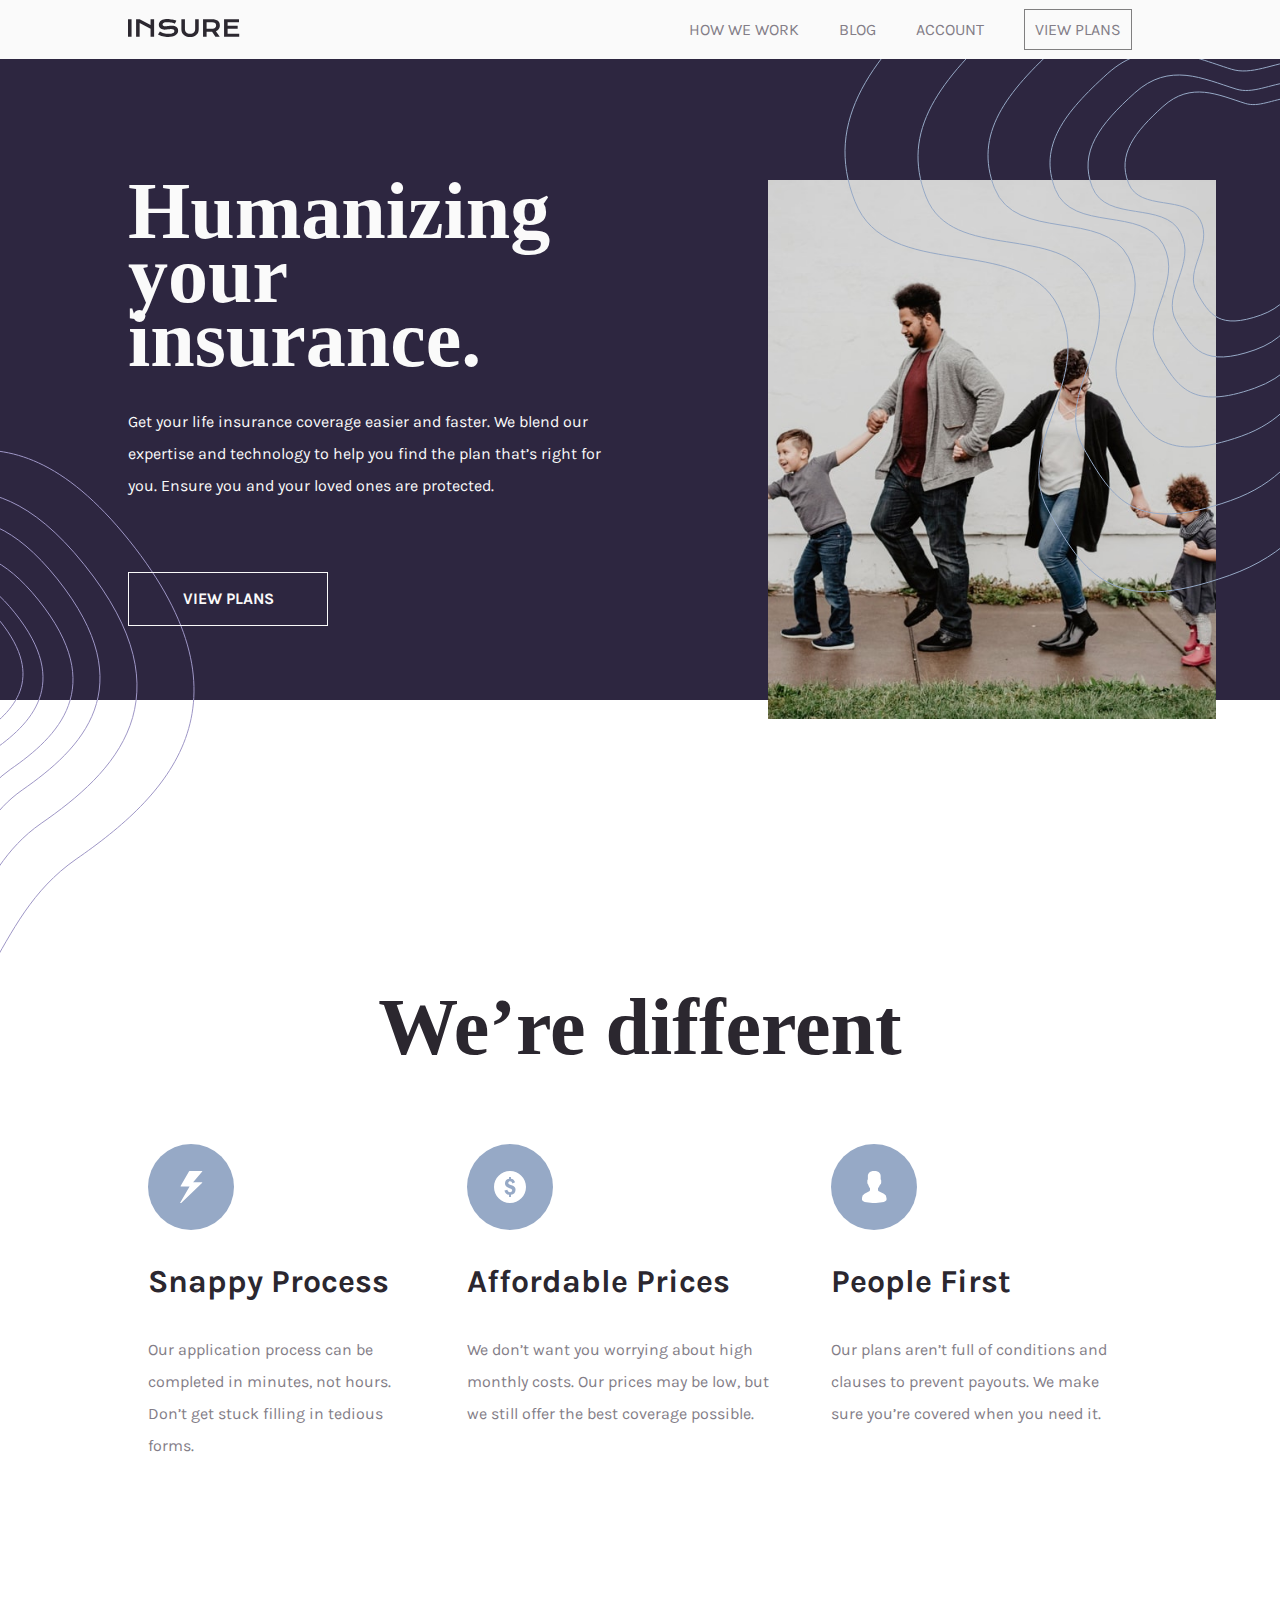
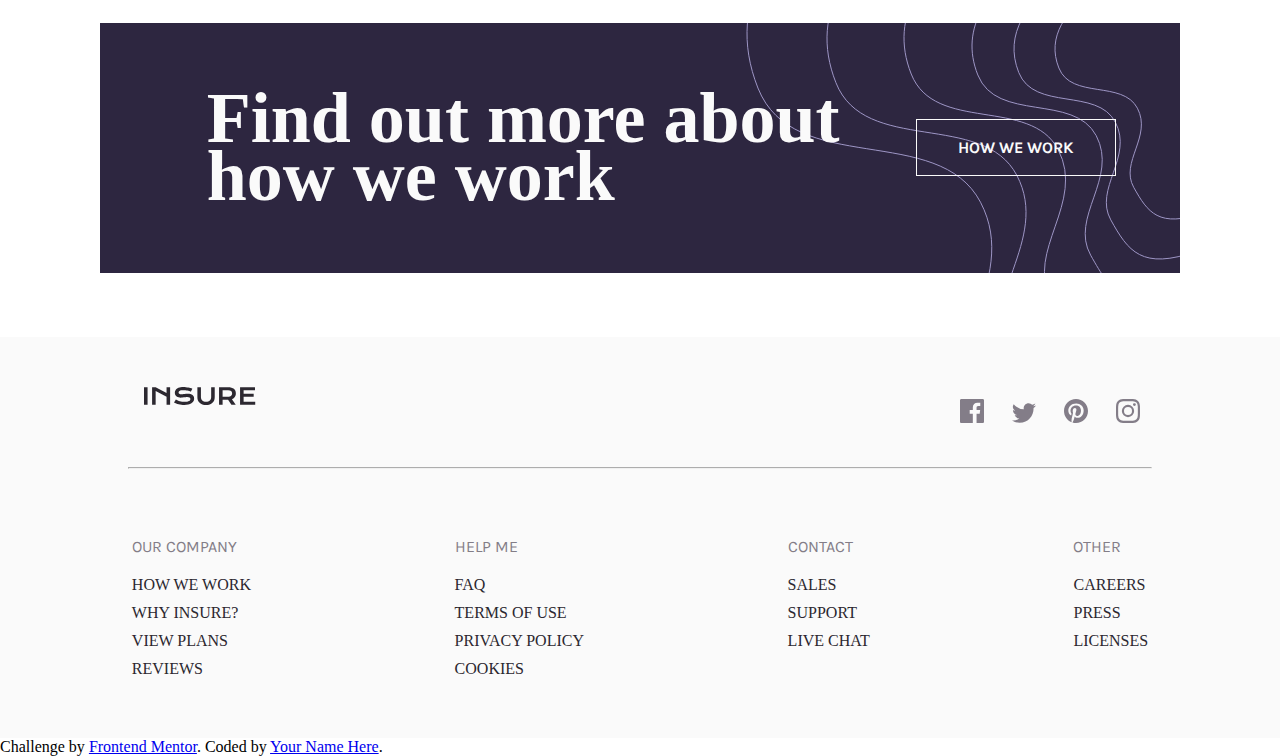
<file: insure-landing-page-master/index.html>
<!DOCTYPE html>
<html lang="en">
  <head>
    <meta charset="UTF-8" />
    <meta name="viewport" content="width=device-width, initial-scale=1.0" />
    <!-- displays site properly based on user's device -->

    <link
      rel="icon"
      type="image/png"
      sizes="32x32"
      href="./images/favicon-32x32.png"
    />

    <title>Frontend Mentor | Insure landing page</title>

  
    <link rel="preconnect" href="https://fonts.gstatic.com">
    <link href="https://fonts.googleapis.com/css2?family=Karla&display=swap" rel="stylesheet">
    <link rel="stylesheet" href="style.css">
  </head>
  <body>
    <div class="nav-bar pad">
      <div class="nav-logo">
      <img src="images/logo.svg" alt="csa">
    </div>
    <div class="ham"></div>
      <div class="navigation">
      <p class="item">How we work</p>
      <p class="item">Blog</p>
      <p class="item">Account</p>
      <p class="item"><span> View plans </span></p>
    </div>
    </div>
    <div main>
      <img class="absolute pat1" src="images/bg-pattern-intro-right-desktop.svg" alt="">
      
      <div class="imgage">
        <img class="family" src="images/image-intro-desktop.jpg" alt="" />
      </div>

      <div class="header pad">
       
     
       
        <div class="haeaderText">
          
          <h1>Humanizing your insurance.</h1>
          <p>
            Get your life insurance coverage easier and faster. We blend our
            expertise and technology to help you find the plan that’s right for
            you. Ensure you and your loved ones are protected.
            <p class="button"> View plans </p>
          </p>
        </div>
      </div>
      <div class="white pad"></div>
      <div>
        <img  class="absolute pat2" src="images/bg-pattern-intro-left-desktop.svg" alt="">
      </div>
      <div class="features pad">
        <h1>We’re different</h1>
        <div class="cardCont">
        <div class="card">
          <img src="images/icon-snappy-process.svg" alt="">
          <p>
            <span>
           Snappy Process</span>
          Our application process can be
          completed in minutes, not hours. Don’t get stuck filling in tedious
          forms.
        </p>
        </div>
        
        <div class="card">
          <img src="images/icon-affordable-prices.svg" alt="">
          <p>
            <span>
          Affordable Prices</span>
           We don’t want you worrying about high monthly costs.
          Our prices may be low, but we still offer the best coverage possible.
        </p>
        </div>
        <div class="card">
          <img src="images/icon-people-first.svg" alt="">
          <p>
            <span>
          People First</span> Our plans aren’t full of conditions and clauses to
          prevent payouts. We make sure you’re covered when you need it.
        </p>
        </div>
      </div>
    </div>
      <div class="cta">
        <div class="cta-text">
        <h1>Find out more about how we work</h1></div>
        <p class="button"> How we work </p>
    </div>
    <div class="footer">
    <div class="share">
      <div class="logoFooter">
        <img class='logo' src="images/logo.svg" alt="">
      </div>
      
      <div class="socialMedia">
        <img src="images/icon-facebook.svg" alt="">
        <img src="images/icon-twitter.svg" alt="">
        <img src="images/icon-pinterest.svg" alt="">
        <img src="images/icon-instagram.svg" alt="">
      </div>
  
    
    </div>
    <br/>
    <hr/>
    <br/>
    <div class="footer-text">
      <div class="our">
        <p>OUR COMPANY</p>
        <a href="#">HOW WE WORK</a>
        <a href="#">WHY INSURE?</a>
        <a href="#">VIEW PLANS</a>
        <a href="#">REVIEWS</a>

      </div>
      <div class="help">
        <p>HELP ME</p>
        <a href="#">FAQ</a>
        <a href="#">TERMS OF USE</a>
        <a href="#">PRIVACY POLICY</a>
        <a href="#">COOKIES</a>

      </div>     

      <div class="contact">
        <p>CONTACT</p>
        <a href="#">SALES</a>
        <a href="#">SUPPORT</a>
        <a href="#">LIVE CHAT </a>

      </div>    
      
      <div class="other">
        <p>OTHER</p>
        <a href="#">CAREERS</a>
        <a href="#">PRESS</a>
        <a href="#">LICENSES</a>

      </div>

    </div>
    
  
    </div>
    

    <div class="attribution">
      Challenge by
      <a href="https://www.frontendmentor.io?ref=challenge" target="_blank"
        >Frontend Mentor</a
      >. Coded by <a href="#">Your Name Here</a>.
    </div>
    <script src="index.js"></script>
  </body>
</html>
</file>
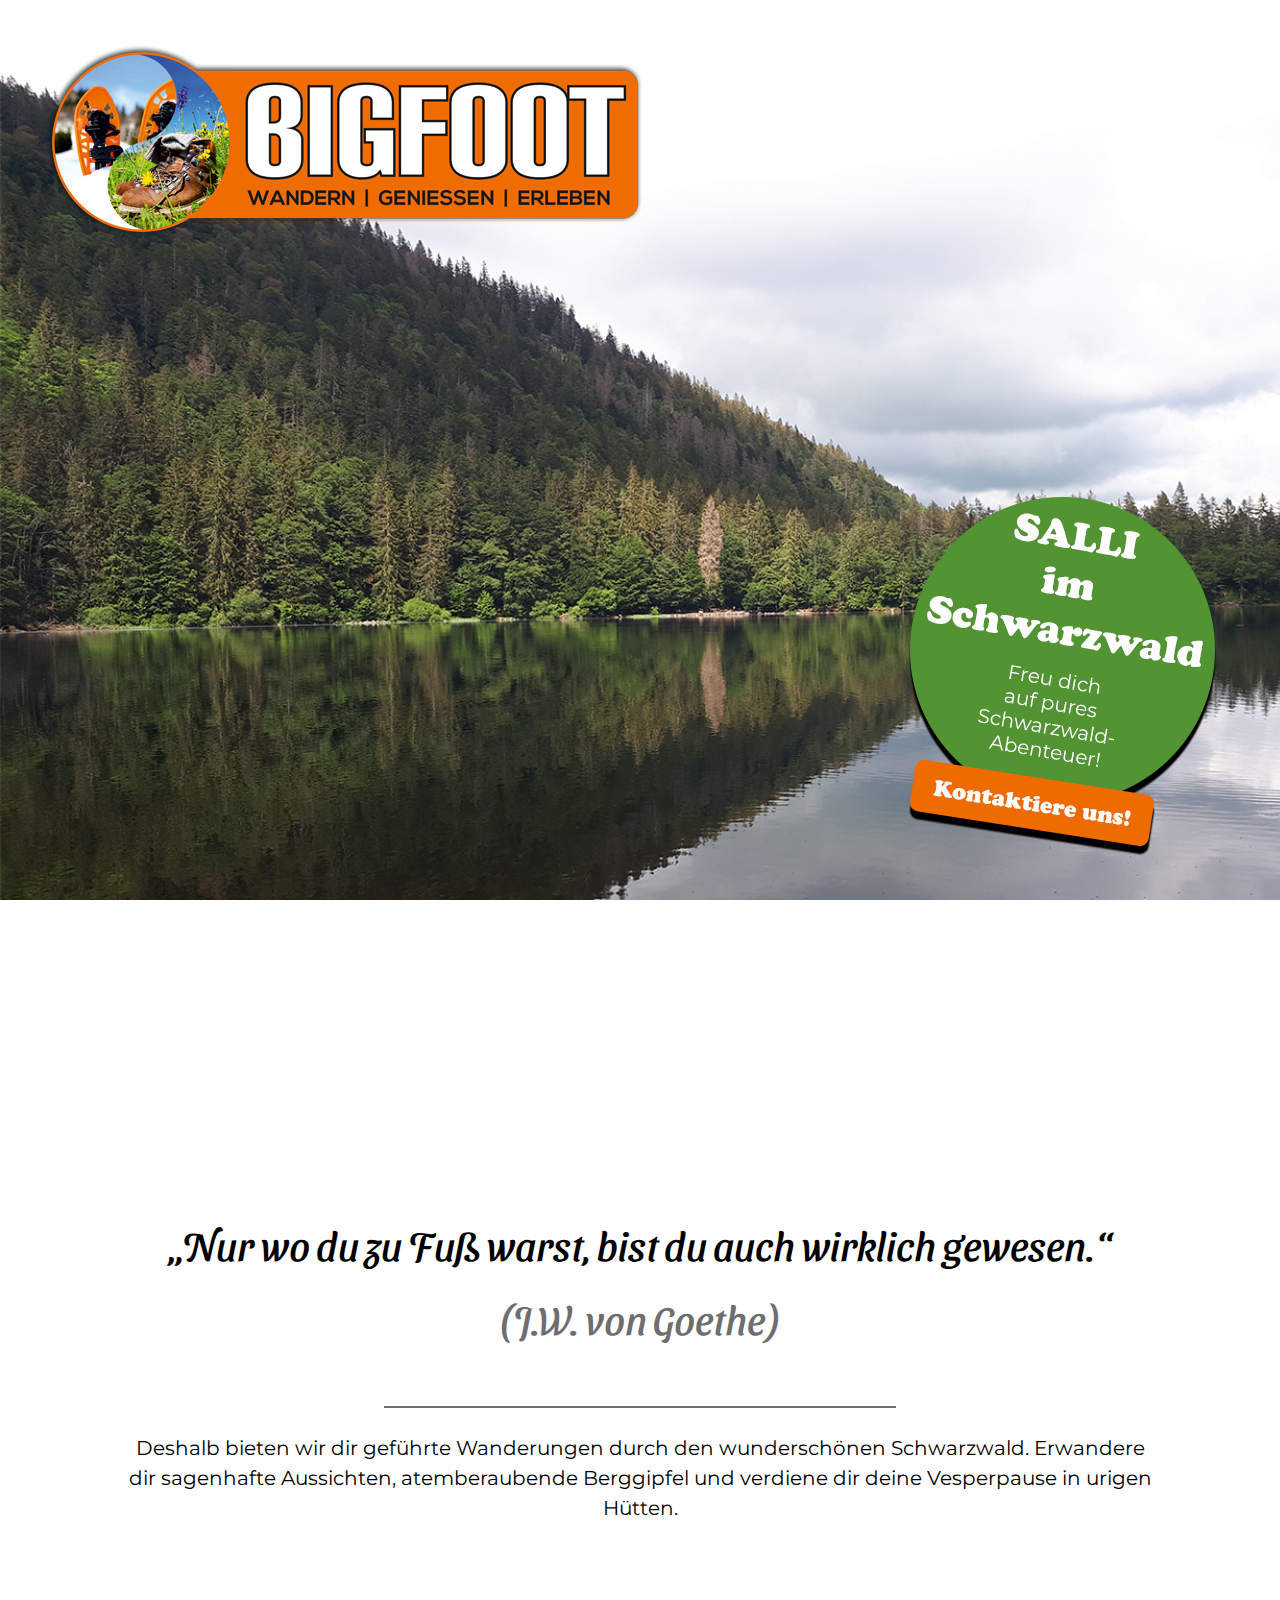
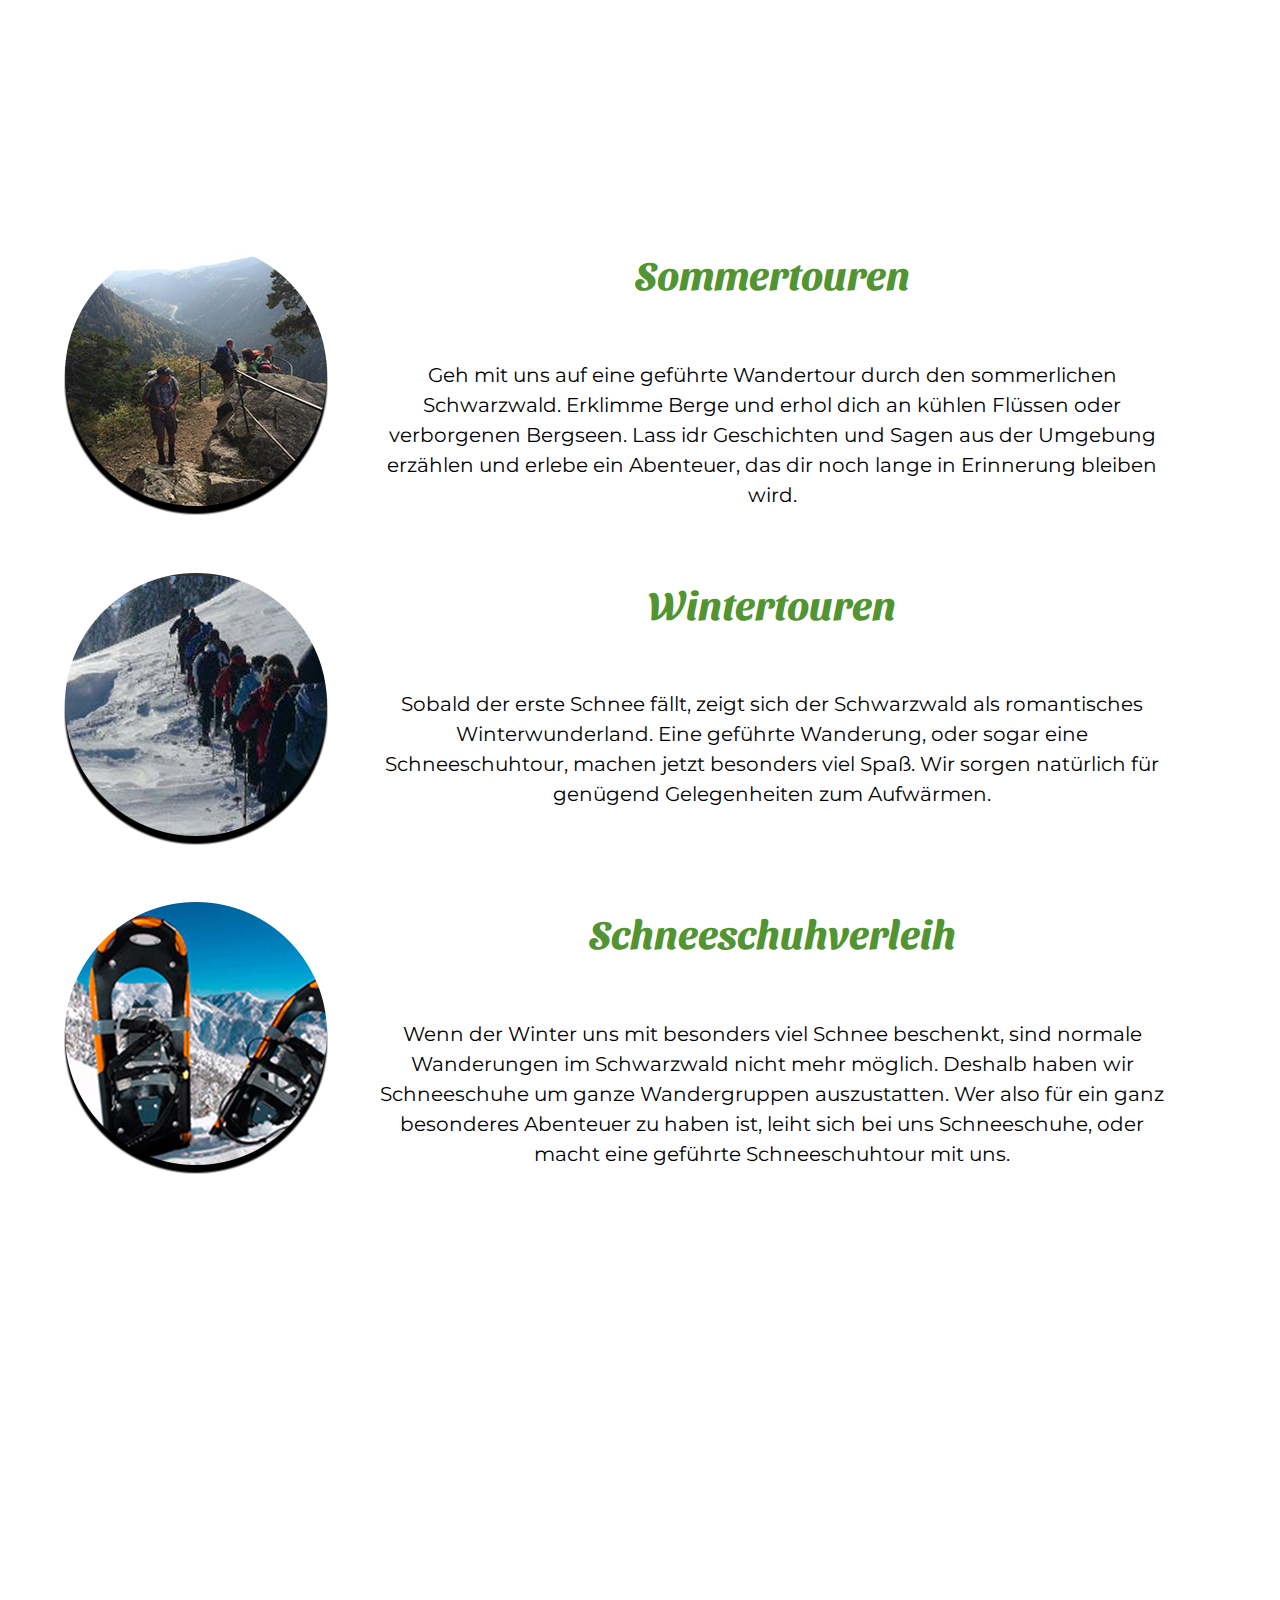
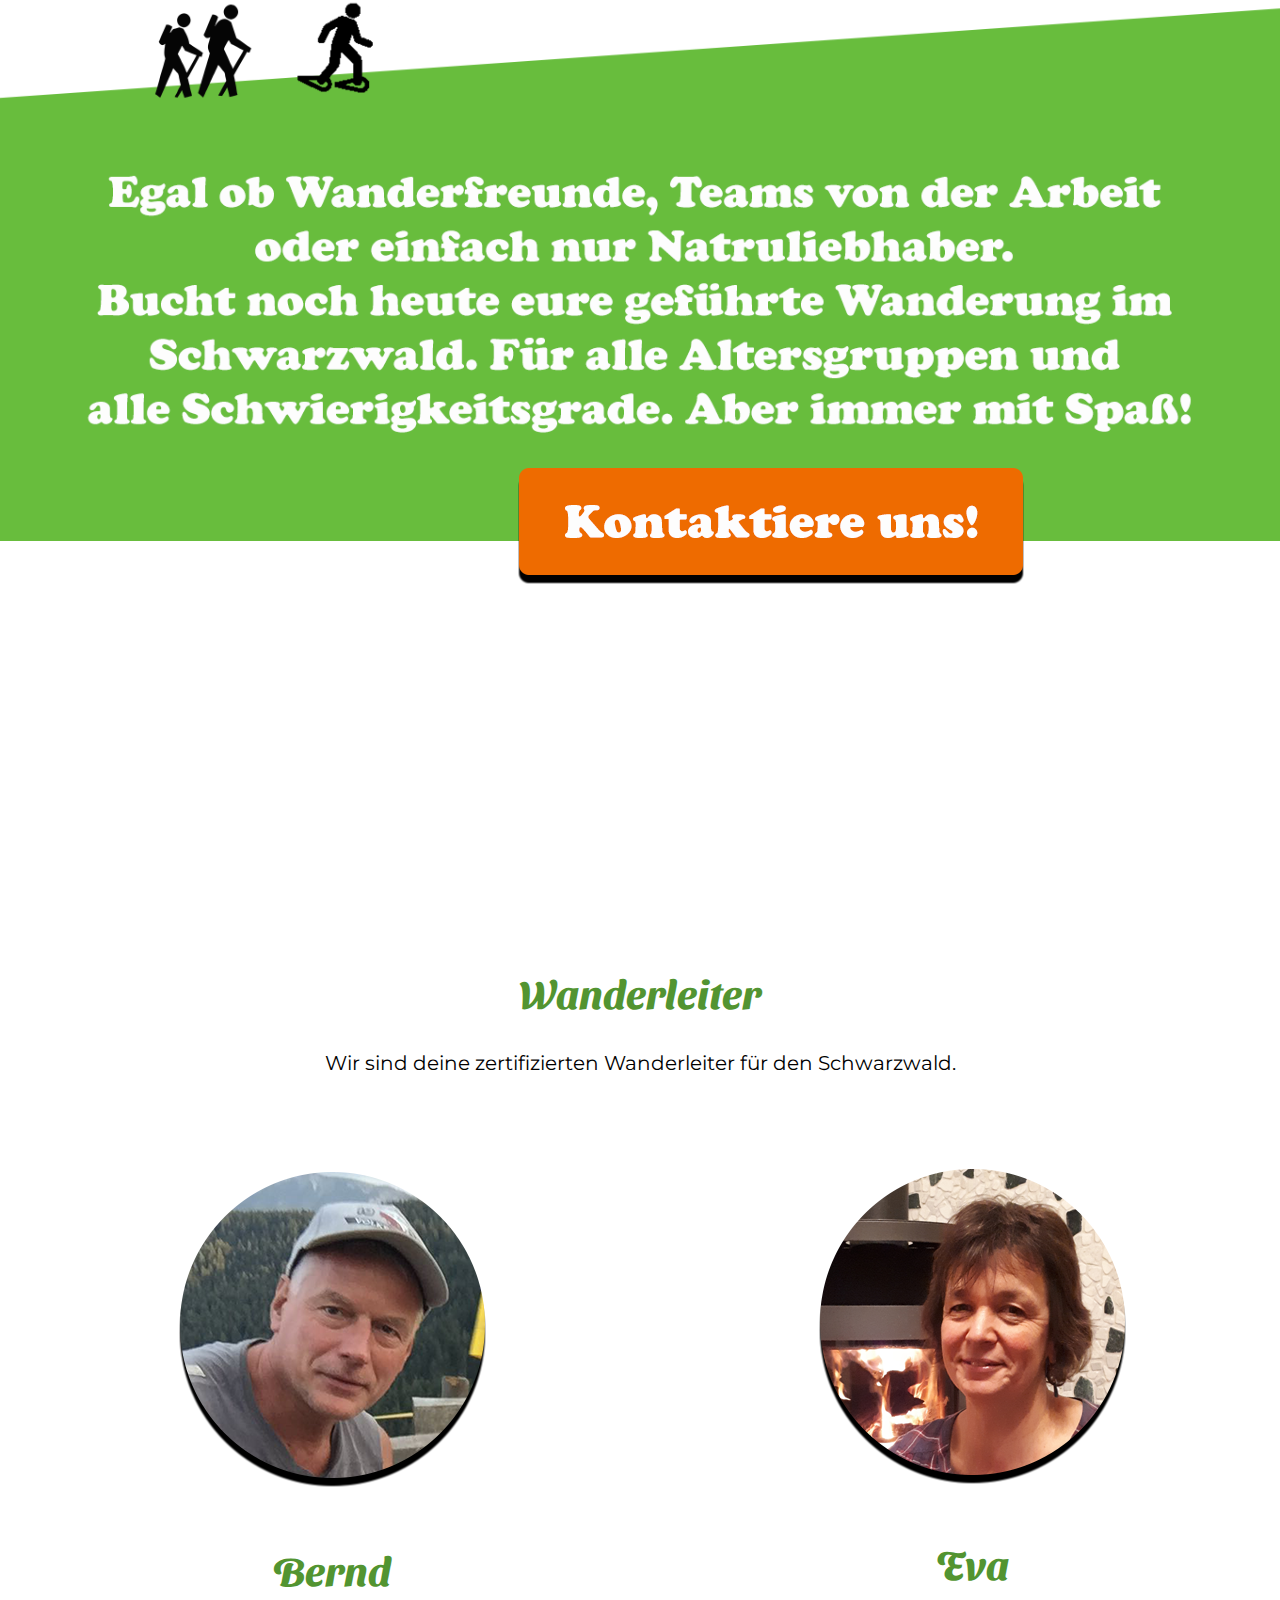
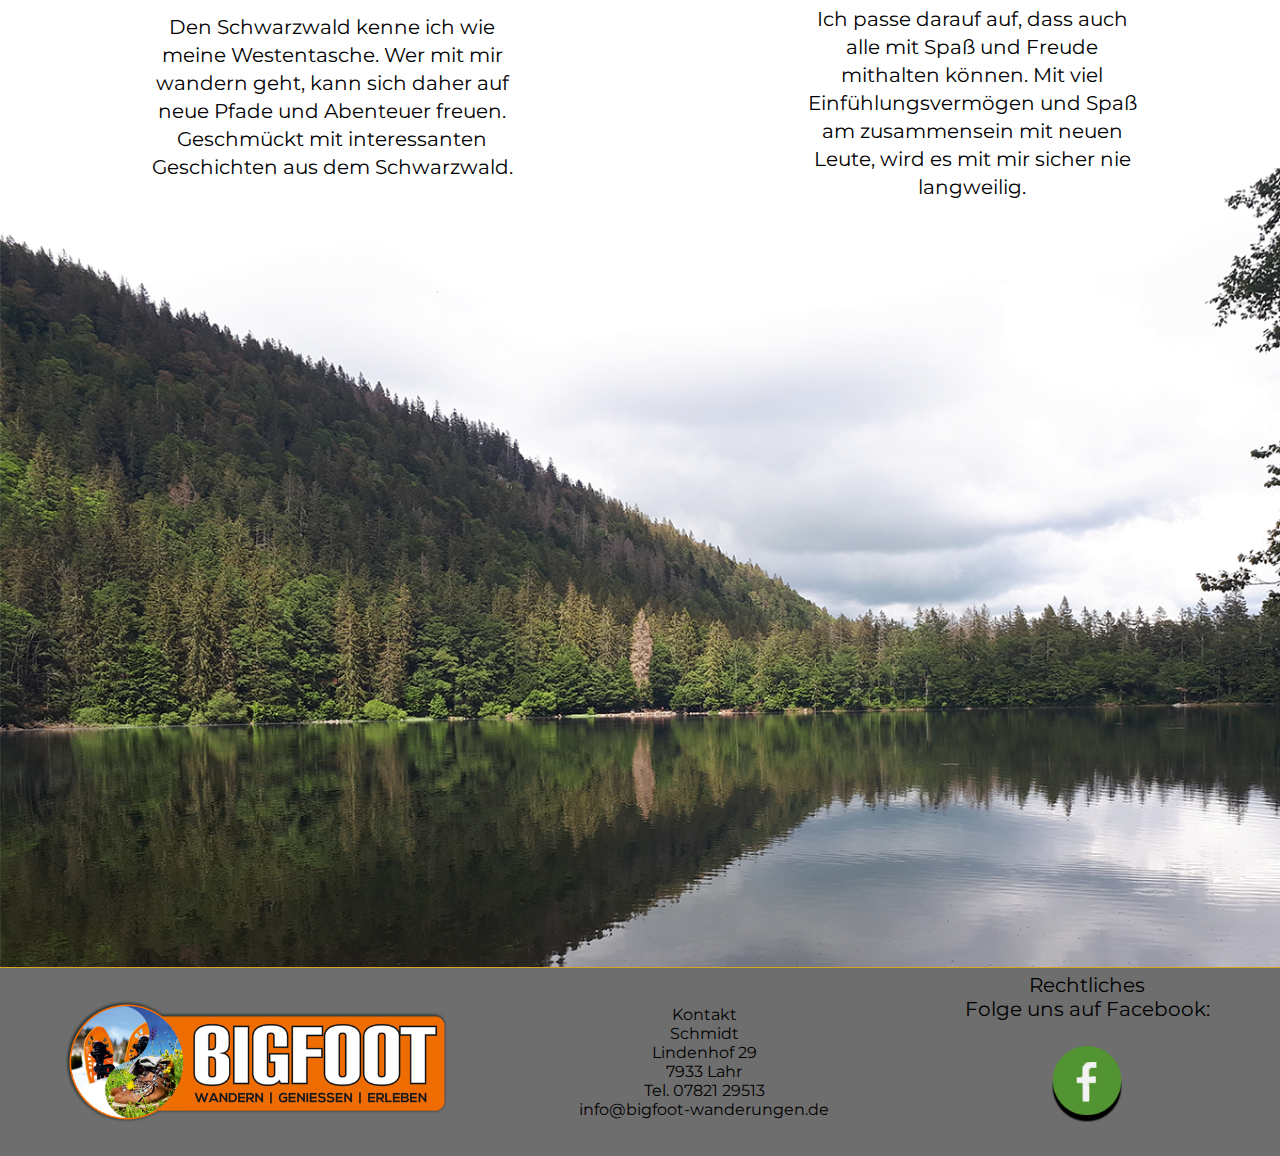
<file: insure-landing-page-master/design/Big foot web/index.html>
<!DOCTYPE html>
<html lang="en">
<head>
    <meta charset="UTF-8">
    <meta name="viewport" content="width=device-width, initial-scale=1.0">
    <title>Big foot</title>
    <link rel="preconnect" href="https://fonts.gstatic.com">
    <link rel="preconnect" href="https://fonts.gstatic.com">
    <link href="https://fonts.googleapis.com/css2?family=Montserrat&family=Sansita+Swashed:wght@700&display=swap" rel="stylesheet">
    <link rel="stylesheet" href="style.css">

</head>
<body>
    <header>
        <div  
        id="headerPic">
            
        </div>
        <div>
       <img id="logo" src="images/logo_big.png" alt=""> 
       <a href="contact.html"><img  id="button"  src="images/Computer version pictures-20201202T101819Z-001/Computer version pictures/Button.png" alt=""></a>
       
        </div>

    </header>
    <div>
       <img id="mobilebnt" src="images/Mobile version pictures-20201202T105553Z-001/Mobile version pictures/Header Picture.png" alt="">
       <a href="contact.html"><img id="buttonSolo" src="images/Button_Solo.png" alt=""></a>
    </div>

    <section class="coment">
        <div class="firstComent font2">
            <p>„Nur wo du zu Fuß warst, 
                bist du auch wirklich gewesen.“
                <span>
                (J.W. von Goethe)
                 </span> 
            </p>

        </div>
        <div class="separation"></div>
        <div class="secondText">
            <p>
                Deshalb bieten wir dir geführte Wanderungen durch den wunderschönen Schwarzwald. 
                Erwandere dir sagenhafte Aussichten, atemberaubende Berggipfel und verdiene dir deine 
                Vesperpause in urigen Hütten. 
            </p>
            
        </div>
    </section>
    <section class="tours">
        <div class="somer tour">
            <img src="images/Sommertouren.png" alt="">
            <div>
            <h2 class="font2">Sommertouren</h2>
            <p>
                Geh mit uns auf eine geführte Wandertour durch den sommerlichen Schwarzwald. 
                Erklimme Berge und erhol dich an kühlen Flüssen oder verborgenen Bergseen. Lass idr Geschichten und Sagen aus der
                Umgebung erzählen und erlebe ein Abenteuer, das dir noch lange in Erinnerung bleiben wird. 
            </p>
             </div>

        </div>
        <div class="winter tour">
            <img src="images/Wintertouren.png" alt="">
            <div>
            <h2 class="font2">Wintertouren</h2>
            <p>
                Sobald der erste Schnee fällt, zeigt sich der Schwarzwald als romantisches Winterwunderland. Eine geführte Wanderung, oder 
                sogar eine 
                Schneeschuhtour, machen jetzt besonders viel Spaß. Wir sorgen natürlich für genügend Gelegenheiten zum Aufwärmen. 
            </p>
            </div>
            
        </div>
        <div class="last tour">
            <img src="images/Schneeschuh verleih.png" alt="">
            <div>
            <h2 class="font2">Schneeschuhverleih</h2>     
                <p>
                    Wenn der Winter uns mit besonders viel Schnee beschenkt, sind normale Wanderungen im Schwarzwald nicht mehr möglich. 
                    Deshalb haben wir Schneeschuhe um ganze Wandergruppen auszustatten. Wer also für ein ganz besonderes Abenteuer zu haben ist,
                    leiht sich bei uns Schneeschuhe, oder macht eine geführte Schneeschuhtour mit uns. 
                </p>
            </div>

        </div>

    </section>
    <section class="cta">
        <img class="mainImg" src="images/Text _ Bilder.png" alt="">
        <a href="contact.html"><img class="btn" src="images/Button_Solo.png" alt=""></a>


    </section>
    <section class="about">
        <div class="aboutHead">
        <h2>Wanderleiter</h2>
        <p>Wir sind deine zertifizierten Wanderleiter für den Schwarzwald. </p>
        </div>
        <div class="us">
        <div class="person">
            <img src="images/Bernd.png" alt="">
               <h2>Bernd</h2><p>Den Schwarzwald kenne ich wie meine 
                Westentasche. Wer mit mir wandern geht, 
                kann sich daher auf neue Pfade und Abenteuer 
                freuen. Geschmückt mit interessanten 
                Geschichten aus dem Schwarzwald. 
                
                </p>
        </div>
        <div class="person">
            <img src="images/Eva.png" alt="">
                <h2>Eva</h2><p>Ich passe darauf auf, dass auch alle 
                mit Spaß und Freude mithalten können. 
                Mit viel Einfühlungsvermögen und 
                Spaß am zusammensein mit neuen Leute, 
                wird es mit mir sicher nie langweilig.
                
                </p>
        </div>
        <div class="backPic">
            
        </div>
     </div>
    </section>
    <footer>
        <img class="logo-footer" src="images/logo_big.png">
        <div class="list">
            <ul>
                <li>Kontakt</li>
                <li>Schmidt</li>
                <li>Lindenhof 29 </li>
                <li>7933 Lahr</li>
                <li>Tel. 07821 29513</li>
                <li>info@bigfoot-wanderungen.de</li>
            </ul>

        </div>
        <div class="social">
            <p>Rechtliches</p>
            <p>Folge uns auf Facebook:</p>
           <a href="https://www.facebook.com/adrian.wagemans"><img src="images/KReis grün.png" alt=""></a>
            
        </div>
    </footer>
</body>
</html>
</file>
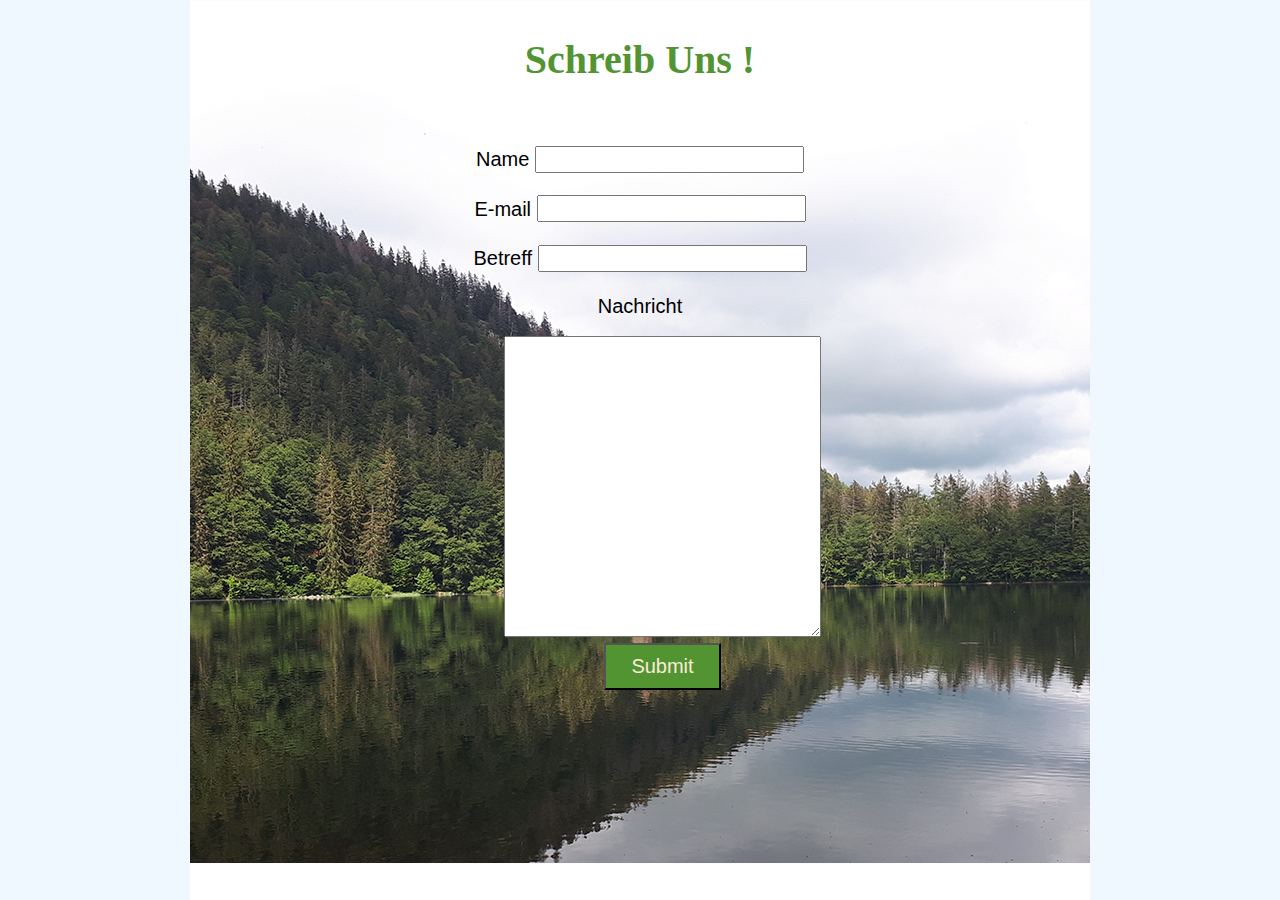
<file: insure-landing-page-master/design/Big foot web/contact.html>
<!DOCTYPE html>
<html lang="en">
<head>
    <meta charset="UTF-8">
    <meta name="viewport" content="width=device-width, initial-scale=1.0">
    <title>Document</title>
    <link rel="stylesheet" href="style.css">
</head>
<body >
    <div id="contactBody" >
    <div id="contacDiv">
    <div class="formhead">
        <h2>Schreib Uns !</h2>
    </div>
    <div class="form">
     <form class="user-form" action="contact.php" method="post"></form>

     <div class="field">
     <label for="name">Name</label>
     <input name="name" type="text">
    </div>
     <div class="field">
     <label for="E-mail">E-mail</label>
     <input type="email" name="email" id="email">
    </div>
     <div class="field">
     <label for="Betreff" >Betreff</label>
     <input name="Betreff" type="text">
    </div>
     <div class="field"><br>
    <label  for="message">Nachricht</label><br>
    <textarea name="message" id="message" cols="25" rows="13"></textarea><br>
    <input id="sub" type="submit">
</div>
</div>
</div>



    </div>

    

    </div>
</body>
</html>
</file>
<file: insure-landing-page-master/style.css>
* {
  padding: 0;
  margin: 0;
  box-sizing: border-box;
  font-size: 16px;
}
body {
  width: 100vw;
  overflow-x: hidden;
}
p {
  font-family: 'Karla', sans-serif;
}
.absolute {
  position: absolute;
  padding: 0;
}
.pat1 {
  right: 0;
  top: 0;
  z-index: 2;
}
.pad {
  padding: 6% 10%;
}
.separation {
  max-width: 15%;
  border: 0.5px solid black;
  display: inline-block;
}

/*nav bar*/
#ham {
  display: none;
}
.nav-bar {
  width: 100vw;
  display: flex;
  justify-content: space-between;
  background-color: hsl(0, 0%, 98%);
  padding: 10px 10%;
  align-items: center;
  position: fixed;
  z-index: 7;
}
.responsive {
  display: inline-block;
}

.navigation {
  display: flex;
  justify-content: space-around;
}
.navigation p {
  margin: 0 10px;
  padding: 10px 10px;
  text-transform: uppercase;
  color: hsl(273, 4%, 51%);
  font-size: 16px;
}
.navigation p:hover {
  color: hsl(300, 1%, 23%);
  font-weight: 600;
  cursor: pointer;
}
.navigation span {
  border: 1px solid hsla(300, 2%, 20%, 0.615);
  padding: 10px 10px;
}

.navigation span:hover {
  border: 1px solid hsl(0, 0%, 98%);
  background-color: hsl(270, 9%, 17%);
  color: hsl(0, 0%, 98%);
}
/* header*/

.header {
  background-color: hsl(256, 26%, 20%);
  max-height: 700px;
}
.haeaderText {
  padding-top: 10%;
  display: flex;
  flex-direction: column;
  justify-content: center;
  color: hsl(0, 0%, 98%);
  padding-right: 25px;
  max-width: 50%;
}
.header h1 {
  font-size: 5rem;
  line-height: 0.8;
}
.header p {
  margin: 35px 0;
  line-height: 2;
}
.button {
  border: 1px solid hsl(0, 0%, 98%);
  padding: 10px 10px;
  text-align: center;
  font-weight: 700;
  text-transform: uppercase;
  width: 200px;
  z-index: 3;
}
.button:hover {
  z-index: 10;
  background-color: hsl(0, 0%, 98%);
  color: hsl(256, 26%, 20%);
  cursor: pointer;
}

.family {
  position: absolute;
  right: 5%;
  top: 20%;
  z-index: 0;
  width: 35vw;
}

/*   features*/

.features h1 {
  padding: 5% 0;
  font-size: 5rem;
  color: hsl(270, 9%, 17%);
  text-align: center;
}

.pat2 {
  top: 50%;
}

/*  cards */

.cardCont {
  display: flex;
  justify-content: space-evenly;
}
.card {
  margin: 20px;
}

.card img {
  display: block;
}
.card span {
  margin: 20px 0;
  display: block;
  font-weight: 700;
  font-size: 2rem;
  color: hsl(270, 9%, 17%);
}
.card p {
  line-height: 2;
  color: hsl(273, 4%, 51%);
}

.cta {
  margin: 5% 100px;
  background-color: hsl(256, 26%, 20%);
  height: 25vh;
  color: hsl(0, 0%, 98%);
  display: flex;
  justify-content: space-around;
  align-items: center;
  padding: 5%;
  min-height: 250px;
  overflow-y: hidden;
  background-image: url('images/bg-pattern-how-we-work-desktop.svg');
  background-repeat: no-repeat;
  background-position: right;
}

.pat3 {
  position: absolute;
  right: 5.8%;
}
.cta-text {
  max-width: 70%;
  margin: 0 auto;
}
.cta-text h1 {
  font-size: 4.5rem;

  line-height: 0.8;
  color: hsl(0, 0%, 98%);
}
.cta .button {
  padding: 18px 30px;
}
.cta .button:hover {
  background-color: hsl(0, 0%, 98%);
  color: hsl(256, 26%, 20%);
  cursor: pointer;
}

/* footer */
.footer {
  background-color: hsl(0, 0%, 98%);
  padding: 10px 0;
}
.share {
  display: flex;
  justify-content: space-between;
  width: 100vw;
  padding: 0 10% 0 5%;

  margin-top: 40px;
}
.share .logo {
  margin: 0 80px;
  max-height: 22px;
}
.share img {
  margin: 5px;
}
.socialMedia img {
  padding: 7px;
  border-radius: 10%;
}
.socialMedia img:hover {
  background-color: hsl(270, 9%, 17%);
}

.footer-text {
  margin: 50px 30px;
  display: flex;
  justify-content: space-around;
}
.footer-text p {
  color: hsl(273, 4%, 51%);
  margin-bottom: 20px;
}
.footer-text a {
  margin-top: 10px;
  display: block;
  text-decoration: none;
  font-weight: 500;
  color: hsl(270, 9%, 17%);
}
hr {
  max-width: 80%;
  margin: 10px auto 0;
  opacity: 0.8;
}

@media screen and (max-width: 870px) {
  .header h1 {
    font-size: 3rem;
  }
  .header p {
    margin: 35px 0;
    line-height: 1.5;
  }
  .family {
    width: 45vw;
  }
  .cta-text h1 {
    font-size: 3rem;
  }
  .navigation p {
    margin: 0 8px;
    padding: 8px 8px;

    font-size: 13px;
  }
  .navigation span {
    border: 1px solid hsla(270, 9%, 17%, 0.308);
    padding: 8px 8px;
    font-size: 13px;
  }
}

@media screen and (max-width: 650px) {
  .ham {
    display: inline-block;
    grid-area: 1/11/2/12;
    z-index: 1;

    width: 36px;
    height: 36px;
    border: none;
    cursor: pointer;
    background-color: transparent;
    /* show the menu image */
    background-image: url('./images/icon-hamburger.svg');
    background-repeat: no-repeat;
    cursor: pointer;
  }
  .navigation {
    display: none;
  }
  .showClose {
    background-image: url('./images/icon-close.svg');
    z-index: 2;
  }
  .responsive {
    color: lavenderblush;
    display: block;
    width: 85%;
    position: absolute;
    top: 56px;
    left: 0;
    width: 100vw;
    height: 500px;
    background-color: hsl(270, 9%, 17%);
    text-align: center;
    background-image: url('./images/bg-pattern-mobile-nav.svg');
    background-repeat: no-repeat;
    background-position: bottom;
    background-size: contain;
  }
  .navigation p {
    color: hsl(0, 0%, 98%);
    font-size: 19px;
    padding: 20px;
  }
  .navigation span {
    border: 3px solid hsl(0, 0%, 98%);
    padding: 10px 60px;
    font-size: 19px;
  }
  .header {
    display: block;
    margin: 0;
  }
  .family {
    position: static;
    width: 100%;
    margin: 0;
    padding: 0;
  }
  .pat1,
  .pat2 {
    display: none;
  }

  .haeaderText {
    padding-top: 10%;
    display: block;
    text-align: center;

    padding-right: 0px;
    max-width: 100vw;
    margin: 0 auto;
  }
  .header .button {
    display: block;
    margin: 0 auto;
  }
  .cardCont {
    display: block;
    margin: 10px auto;
    text-align: center;
  }
  .features h1 {
    margin: 40px auto;
    font-size: 2.5rem;
  }
  .features img {
    margin: 5px auto;
  }
  .cta {
    background-color: hsl(256, 26%, 20%);
    height: 25vh;
    display: block;
    width: 100vw;
    text-align: center;
    margin: 25px 0;
  }

  .pat3 {
    display: none;
  }

  .cta-text {
    max-width: 90%;
  }
  .cta-text h1 {
    font-size: 3rem;
    margin: 25px 0 45px;
    line-height: 0.8;
  }
  .cta .button {
    padding: 10px 10px;
    margin: 0 auto;
  }

  .share {
    display: flex;
    flex-direction: column;

    align-items: center;
  }
  .share .socialMedia {
    margin-top: 10px;
  }
  .footer-text {
    font-weight: 700;
    margin: 50px 30px;
    display: flex;
    flex-direction: column;
    justify-content: space-around;
    margin: 0;
  }
  .our,
  .help,
  .contact,
  .other {
    text-align: center;
  }
  .footer-text p {
    margin: 20px auto;
  }
  .footer-text a :hover {
    cursor: pointer;
    text-decoration: underline black;
  }
}
</file>
<file: insure-landing-page-master/design/Big foot web/style.css>
* {
    margin: 0;
    padding:0;
    box-sizing: border-box;
    font-family:'Montserrat', sans-serif;
    font-size: 20px;
}
h2 {
    font-family: 'Sansita Swashed', cursive;
    font-size: 2rem;
    color: #529431;
}

header {
    position: relative;
    height: 100vh;
}
.font2 p, .font2 span, .font2 {
    font-family: 'Sansita Swashed', cursive;
    font-size: 2rem;
}
#headerPic {
    background-image: url(images/Background\ picture.png);
    background-repeat: no-repeat;
    background-clip: border-box;
    background-size: cover;
    position: absolute;
    width: 100%;
    height: 100vh;
    z-index: -1;

}
#logo{
    padding: 3.5% 3.5%;
    

}
#button {
    position: absolute;
    bottom: 5%;
    right: 5%;
    transition: all .2s ease-in-out;

}
#button:hover {
    cursor: pointer;
    transform: scale(1.15);

}

#mobilebnt {
    display: none;
    width: 100%;
}
#buttonSolo{
    width: 50%;
    margin-top: -2%;
    margin-left: 25%;
    display:none;
    transition: all .2s ease-in-out;

}
#buttonSolo:hover {
    cursor: pointer;
    transform: scale(1.15);
}
/*  coment */
.coment {
    text-align: center;
    margin: 25% 0;
    
}
.firstComent {
    margin-top: 5%;
    text-align: center;
    
    
}
.firstComent span {
    margin: 2% auto 5%;
    display: block;
    color:#6e6e6e;
}
.secondText {
    line-height: 1.5;
    width: 80%;
    margin: 2% auto;
}
 .separation {
     border: 1px solid #6e6e6e;
     width: 40%;
     margin: 2% auto;
     
 }

 .tours {
     width: 90%;
     margin: 7% auto;
     
 }
 .tour {
     margin-top: 5%;
     display: flex;
 }
 .tour div {
     text-align: center;
     margin: 0 3.5% 0;
     line-height: 1.5;
 }
 .tour h2 {
     margin-top: 0;
     padding-bottom: 7%;
 }
 .tour img {
    max-width: 40%;
    height: auto;
    align-self: center;
}
 /*cta*/
 .cta{
     position: relative;
     margin: 33% 0;
 }
 .mainImg{
     overflow: hidden;
     width: 100%;
 }
 .btn {
     max-width: 45%;
     position: absolute;
     bottom:-7%;
     right: 20%;
     transition: all .2s ease-in-out;
    }
    .btn:hover {
        cursor: pointer;
        transform: scale(1.15);
    }
    
 /*about*/

 .aboutHead{
     text-align: center;
     margin: 5%;

     
 }
 .about {
     margin-top: 10%;
     height: 1600px;
     background-image: url(images/Background\ picture.png);
     background-repeat: no-repeat;
     background-position: bottom;
     border-bottom: 1px solid goldenrod;
     background-size: 100% 50%;
 }
 .about h2 {
     margin: 3% auto; 

 }

 .us {
     display: flex;

 }
.person {
    text-align: center;
}
.person img {
    margin: 5% auto;
}
.person p {
    max-width: 75%;
    margin: 2% auto;
    line-height: 1.4;
    padding: 0 10%;
}

/*footer*/ 

footer{
    display: flex;
    background-color: #6e6e6e;
    justify-content: space-around;
}
.logo-footer{
    max-width: 30%;
    height: auto;
    align-self: center;
}
.list{
    display: flex;
    flex-direction: column;
    justify-content: center;
    

}
li {
    text-align: center;
    list-style: none;
    font-size: 0.8rem;
}
.social {
    padding:5px;
    text-align: center;
}
.social img{
    max-width: 70px;
    margin: 10% auto;

    transition: all .2s ease-in-out;
}
.social img:hover {
    cursor: pointer;
    transform: scale(1.15);
}


/*responsive*/


@media screen and (max-width:1200px ){
    #headerPic {
        background-size: auto;
    }
    .about {
    
        background-size:auto
}}

@media screen and (max-width:800px ) {
    #button {
        width: 30%;
}
    .tour img {
        max-width: 40%;
        height: auto;
        align-self: center;
    }
    #logo{
        
        width: 100%;
    }
    .tour {
        display: block;

        text-align: center; 
    }
    .us {
        display: block;
        
    }
    .about {
    
        height: 2200px;
    }

}
@media screen and (max-width: 650px) {
    #button {
        display: none;
    }
    #mobilebnt {
        display: block;
    }
    #buttonSolo {
        display: block;
    }
    #logo{
        padding: 15% 3.5%;
}


}

/*Contact form*/
 .formhead h2 {
     padding-top: 4%;

 }
#contactBody {
    background-color: aliceblue;
    text-align: center;
}
#contacDiv {
    min-width:350px;
    max-width: 900px;
    height: 100vh;
    margin: 0 auto;

    background-image:url(images/Background\ picture.png);
    background-position-x: center;
}
 input {
     margin-top: 2.5%;
 }
#message {
    margin: 2% auto 0;
    margin-left: 5%;
    
}
.user-form { padding:20px; }

.user-form .field { padding: 4px; margin:1px; background: #eee; }

.user-form .field label { display:inline-block; width:120px; margin-left:5px; }

.user-form .field input { display:inline-block; }

.user-form .field textarea { display:inline-block; }


#sub {
    padding: 10px 25px;
    margin-top: 1px;
    margin-left: 5%;
    background-color: #529431;
    text-decoration: none;
    color: antiquewhite;
}
</file>
